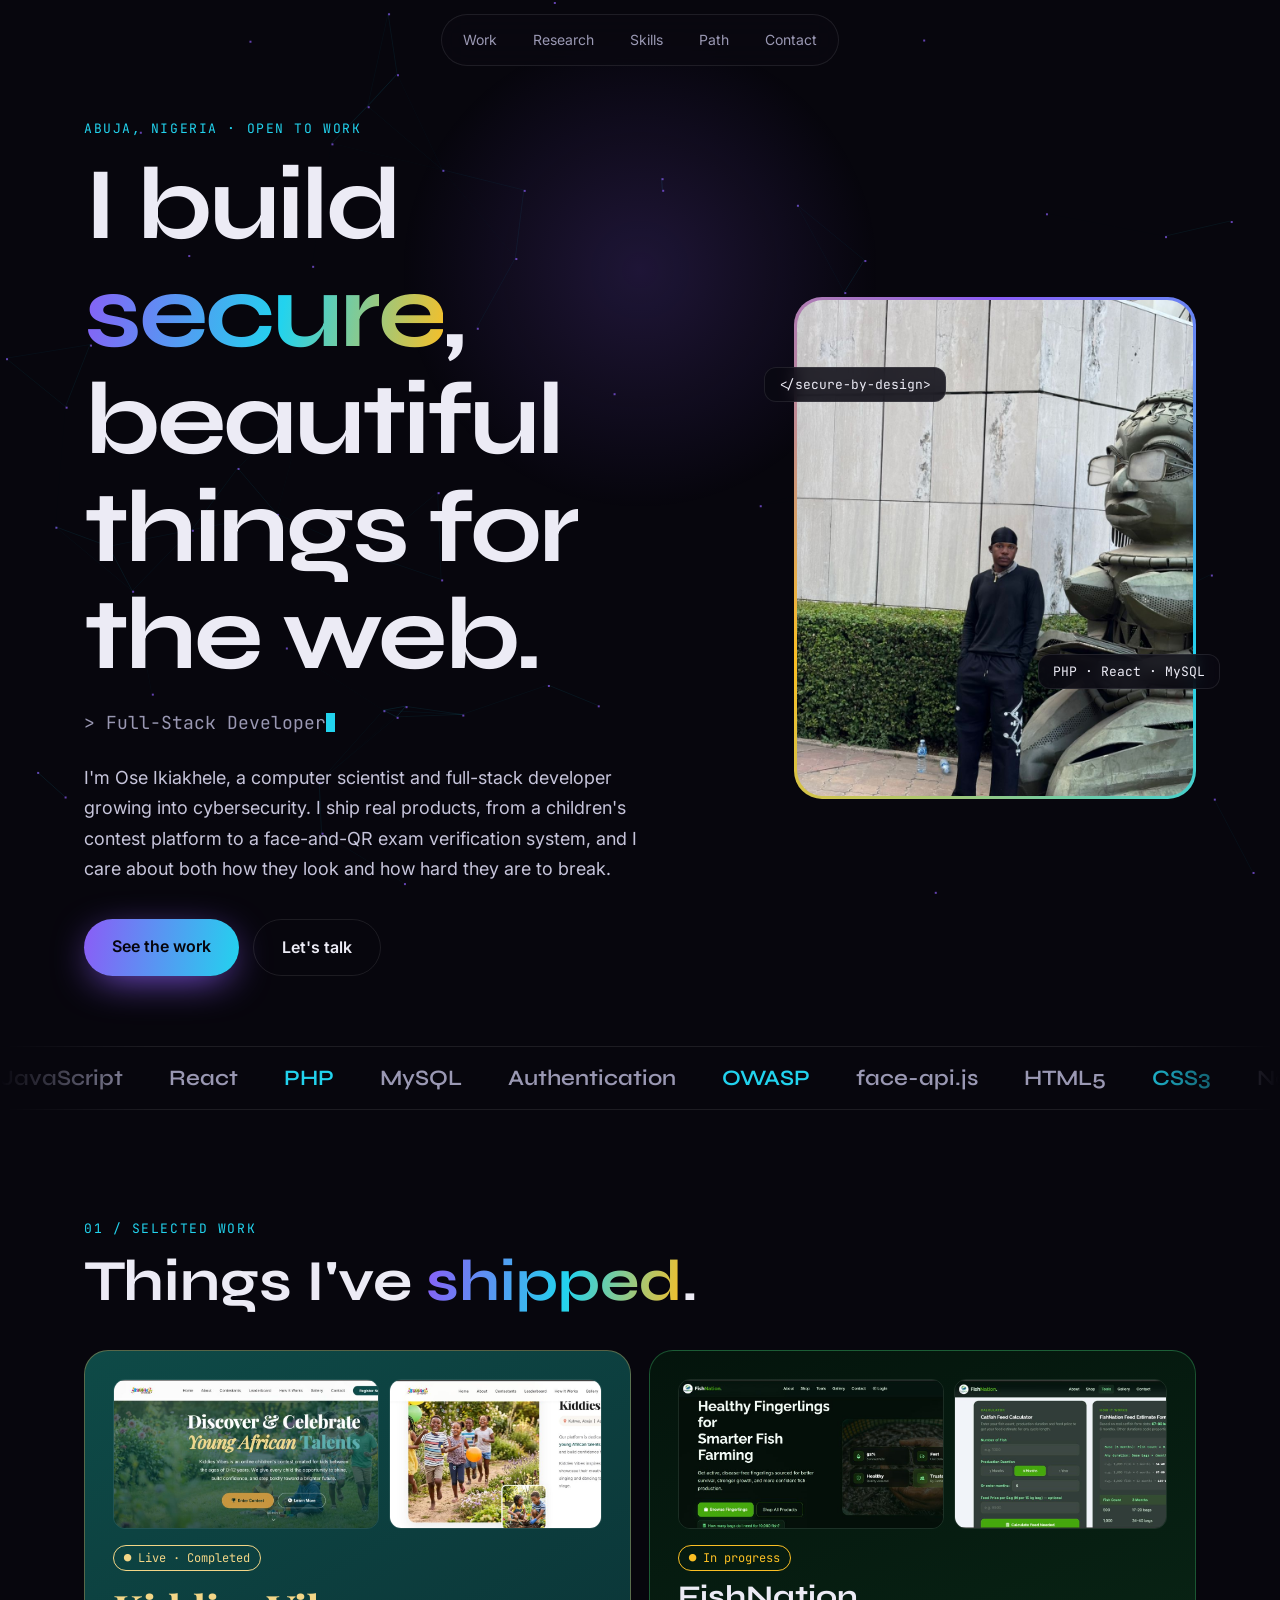
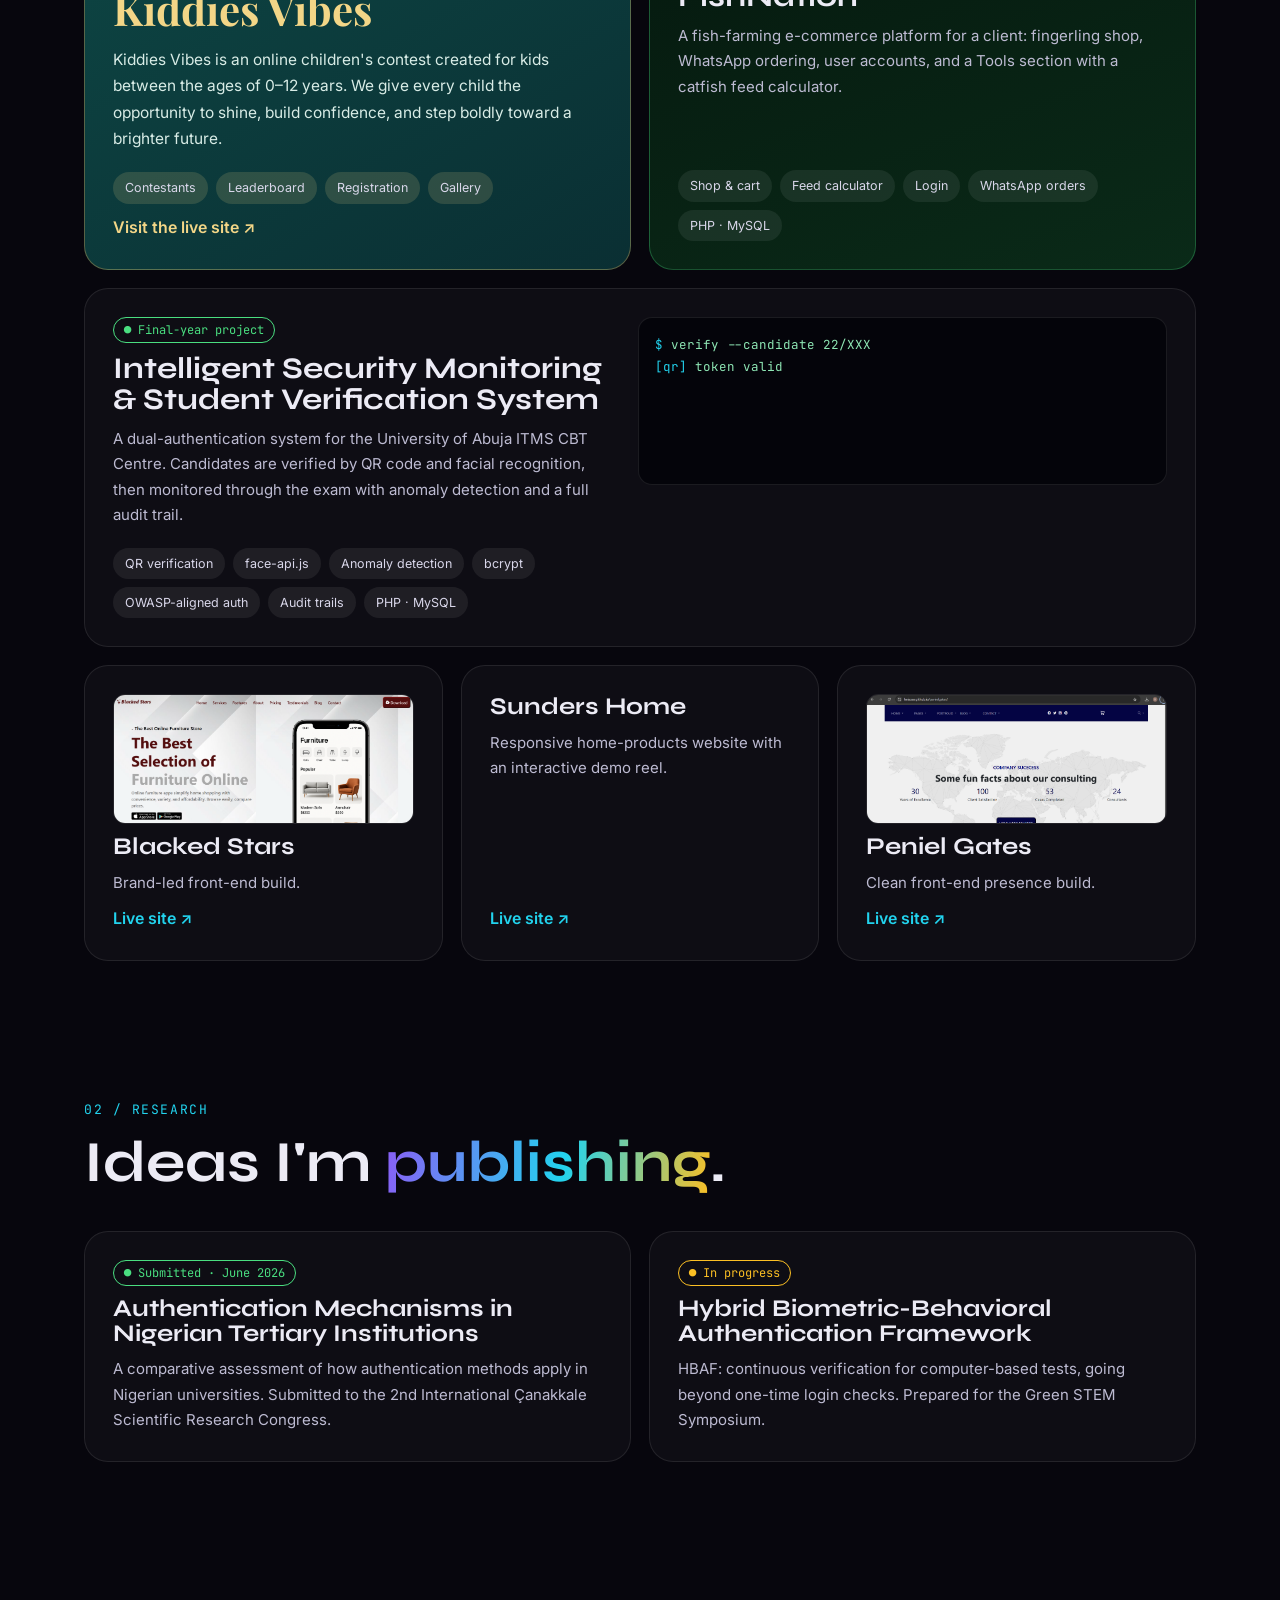
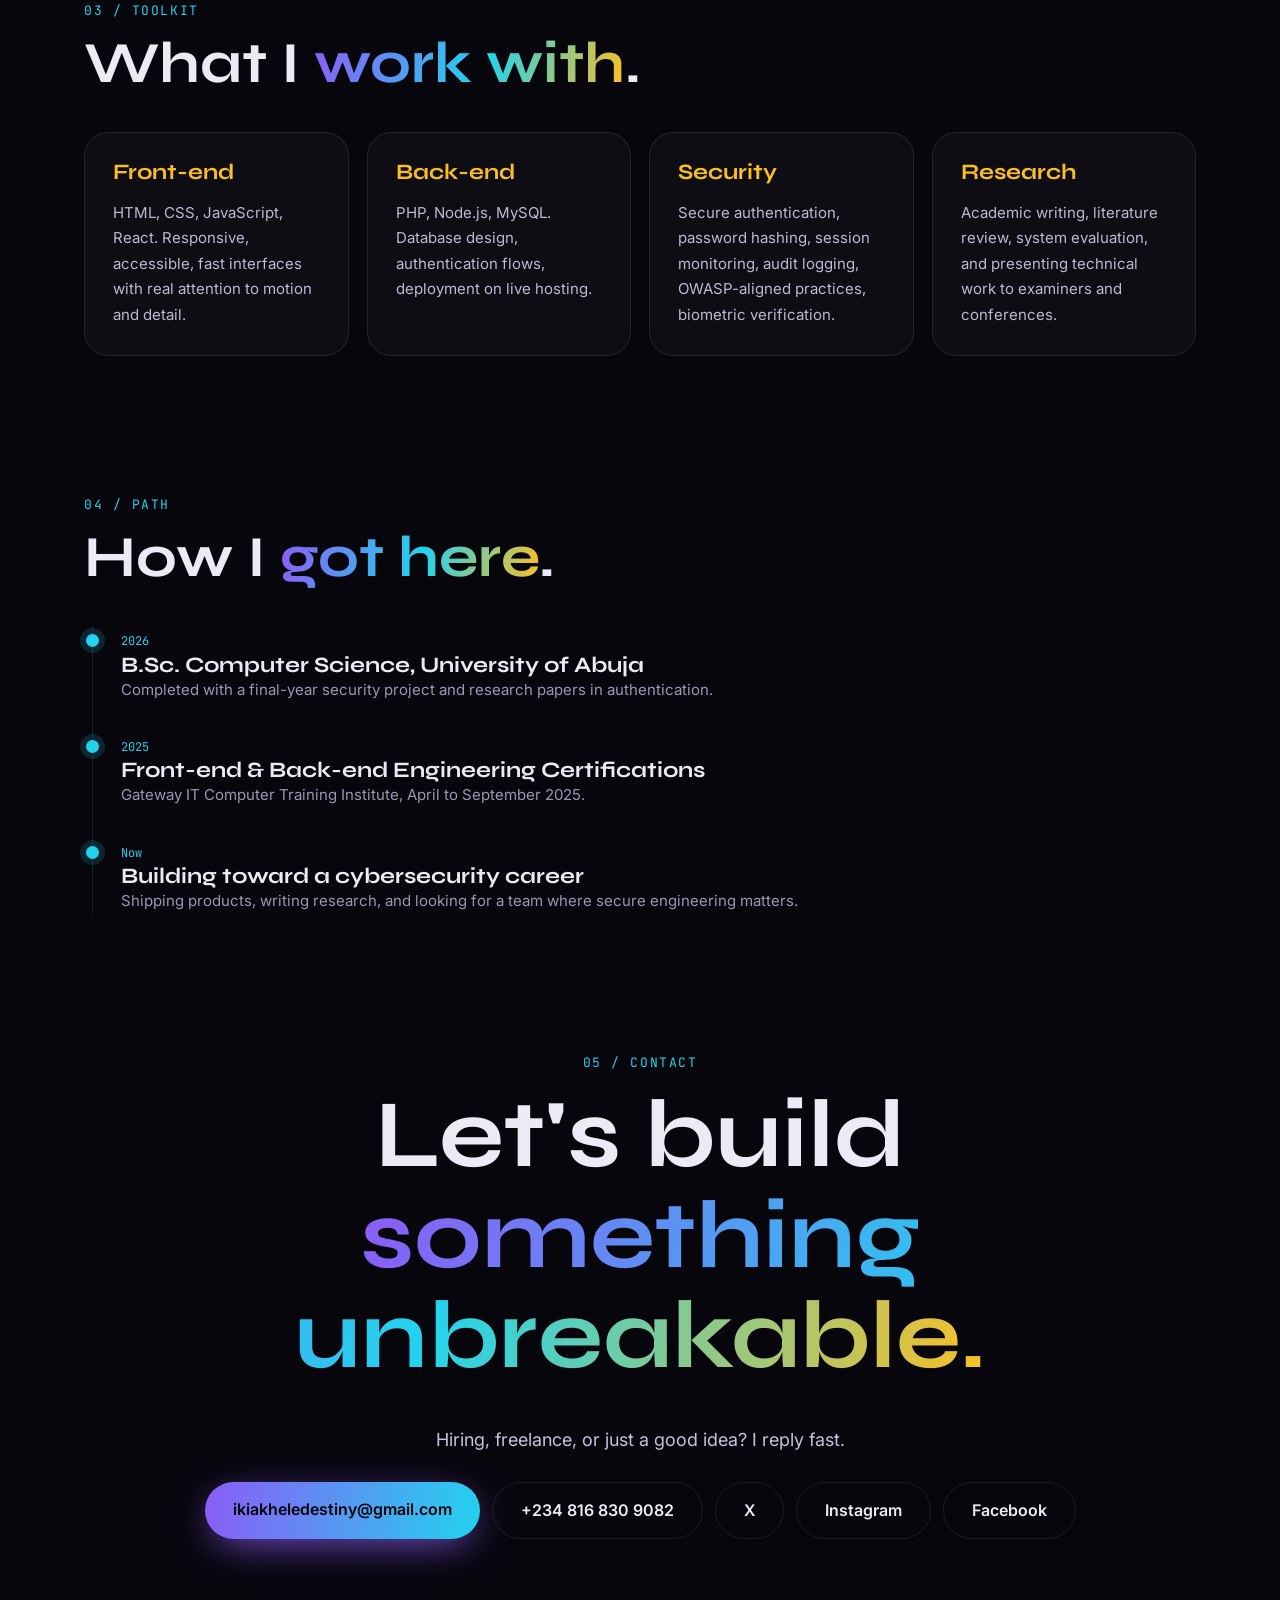
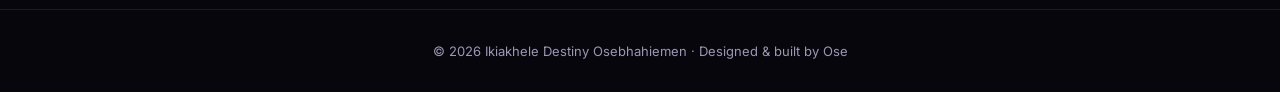
<file: index.html>
<!DOCTYPE html>
<html lang="en">
<head>
<meta charset="utf-8">
<meta name="viewport" content="width=device-width, initial-scale=1">
<title>Ose Ikiakhele — Full-Stack Developer & Security Engineer</title>
<meta name="description" content="Ose Ikiakhele (Ikiakhele Destiny Osebhahiemen): full-stack developer building into cybersecurity. Based in Abuja, Nigeria.">
<link rel="icon" href="img/favicon-32x32.png">
<link rel="preconnect" href="https://fonts.googleapis.com"><link rel="preconnect" href="https://fonts.gstatic.com" crossorigin>
<link href="https://fonts.googleapis.com/css2?family=Playfair+Display:wght@700&family=Inter:wght@400;500;600&family=Syne:wght@700;800&family=JetBrains+Mono&display=swap" rel="stylesheet">
<style>
:root{--bg:#07060d;--ink:#ecebf5;--mut:#9a98b3;--a:#8b5cf6;--b:#22d3ee;--c:#fbbf24;--line:rgba(255,255,255,.09)}
*{box-sizing:border-box;margin:0}html{scroll-behavior:smooth}
body{background:var(--bg);color:var(--ink);font:400 16px/1.7 Inter,sans-serif;overflow-x:hidden}
a{color:inherit;text-decoration:none}
h1,h2,h3{font-family:Syne,sans-serif;line-height:1.05}
.g{background:linear-gradient(100deg,var(--a),var(--b) 55%,var(--c));-webkit-background-clip:text;background-clip:text;color:transparent}
canvas{position:fixed;inset:0;z-index:-1}
#glow{position:fixed;width:520px;height:520px;border-radius:50%;pointer-events:none;z-index:-1;background:radial-gradient(circle,rgba(139,92,246,.18),transparent 65%);transform:translate(-50%,-50%);left:50%;top:30%}
nav{position:fixed;top:14px;left:50%;transform:translateX(-50%);z-index:9;display:flex;gap:6px;padding:6px;border:1px solid var(--line);border-radius:99px;background:rgba(10,9,18,.7);backdrop-filter:blur(14px)}
nav a{padding:7px 15px;border-radius:99px;font-size:14px;color:var(--mut);transition:.25s}
nav a:hover{background:rgba(255,255,255,.08);color:#fff}
section{max-width:1160px;margin:auto;padding:110px 24px 30px}
.tag{font:13px 'JetBrains Mono',monospace;color:var(--b);letter-spacing:.12em;text-transform:uppercase;margin-bottom:14px}
h2{font-size:clamp(34px,5vw,58px);margin-bottom:38px}
#hero{min-height:100vh;display:grid;grid-template-columns:1.25fr .75fr;gap:40px;align-items:center;padding-top:120px}
h1{font-size:clamp(46px,8vw,104px);letter-spacing:-.03em}
.role{font:18px 'JetBrains Mono',monospace;margin:22px 0;color:var(--mut);min-height:30px}
.role b{color:var(--c)}.role i{display:inline-block;width:9px;height:19px;background:var(--b);vertical-align:-3px;animation:bl 1s steps(2) infinite}
@keyframes bl{50%{opacity:0}}
.lead{max-width:560px;color:#c6c4da;font-size:18px}
.btns{display:flex;gap:14px;margin-top:34px;flex-wrap:wrap}
.btn{padding:14px 28px;border-radius:99px;font-weight:600;transition:.3s;border:1px solid var(--line)}
.btn.p{background:linear-gradient(100deg,var(--a),var(--b));color:#06050c;border:0;box-shadow:0 10px 40px -10px var(--a)}
.btn:hover{transform:translateY(-3px)}
.me{position:relative;aspect-ratio:4/5;border-radius:28px;padding:3px;background:conic-gradient(from var(--r,0deg),var(--a),var(--b),var(--c),var(--a));animation:sp 6s linear infinite}
@property --r{syntax:'<angle>';initial-value:0deg;inherits:false}
@keyframes sp{to{--r:360deg}}
.me img{width:100%;height:100%;object-fit:cover;border-radius:26px;display:block}
.chip{position:absolute;padding:8px 14px;border-radius:12px;font:13px 'JetBrains Mono',monospace;background:rgba(10,9,18,.85);backdrop-filter:blur(8px);border:1px solid var(--line);animation:fl 5s ease-in-out infinite}
.c1{left:-30px;top:14%}.c2{right:-24px;bottom:22%;animation-delay:-2.5s}
@keyframes fl{50%{transform:translateY(-12px)}}
.mq{overflow:hidden;border-block:1px solid var(--line);padding:18px 0;margin-top:40px;mask:linear-gradient(90deg,transparent,#000 12%,#000 88%,transparent)}
.mq div{display:flex;gap:46px;width:max-content;animation:mq 32s linear infinite;font:600 22px Syne}
.mq span{color:var(--mut);white-space:nowrap}.mq span:nth-child(3n){color:var(--b)}
@keyframes mq{to{transform:translateX(-50%)}}
.bento{display:grid;grid-template-columns:repeat(6,1fr);gap:18px}
.card{position:relative;border:1px solid var(--line);border-radius:24px;padding:28px;background:rgba(255,255,255,.03);overflow:hidden;transition:transform .35s,border-color .35s;display:flex;flex-direction:column;gap:10px}
.card::before{content:"";position:absolute;inset:0;background:radial-gradient(380px circle at var(--x,50%) var(--y,0),rgba(255,255,255,.1),transparent 60%);opacity:0;transition:.3s;pointer-events:none}
.card:hover{transform:translateY(-6px);border-color:rgba(255,255,255,.22)}.card:hover::before{opacity:1}
.s6{grid-column:span 6}.s4{grid-column:span 4}.s3{grid-column:span 3}.s2{grid-column:span 2}
.card h3{font-size:30px}.card p{color:#bdbbd2;font-size:15px}
.st{font:12px 'JetBrains Mono',monospace;padding:4px 10px;border-radius:99px;width:max-content;border:1px solid currentColor}
.live{color:#4ade80}.wip{color:var(--c)}
.pills{display:flex;flex-wrap:wrap;gap:8px;margin-top:auto;padding-top:10px}
.pills span{font-size:12.5px;padding:5px 12px;border-radius:99px;background:rgba(255,255,255,.07);color:#d9d7ea}
.go{margin-top:auto;font-weight:600;color:var(--b)}.go:after{content:" ↗"}
.term{background:#04040a;border:1px solid var(--line);border-radius:14px;padding:16px;font:12.5px/1.8 'JetBrains Mono',monospace;color:#8ee6b4;height:168px;overflow:hidden;position:relative}
.term div{white-space:nowrap}.term .w{color:var(--c)}.term .k{color:var(--b)}
.term:after{content:"";position:absolute;left:0;right:0;height:36px;top:-36px;background:linear-gradient(transparent,rgba(34,211,238,.18));animation:sc 3.2s linear infinite}
@keyframes sc{to{top:100%}}
.kid{background:linear-gradient(150deg,#0e4a47,#0a2f33);border-color:rgba(232,190,100,.35)}
.kid h3{font:700 42px 'Playfair Display',serif;color:#f3d687}.kid p{color:#d8ece6;font-size:15.5px}
.kid .st{color:#f3d687}.kid .go{color:#f3d687}
.fish{background:linear-gradient(160deg,#04140c,#0a2a18);border-color:rgba(74,222,128,.3)}
.sh2{display:grid;grid-template-columns:1.25fr 1fr;gap:10px;margin-bottom:6px}
.sh2 img{width:100%;height:150px;object-fit:cover;object-position:top left;border-radius:12px;border:1px solid var(--line);transition:.4s}
.card:hover .sh2 img{transform:scale(1.03)}
.shot{border-radius:12px;height:130px;width:100%;object-fit:cover;object-position:top;border:1px solid var(--line)}
.two{display:grid;grid-template-columns:1fr 1fr;gap:18px}
.row{display:flex;gap:18px;align-items:flex-start}.row b{font:12px 'JetBrains Mono',monospace;color:var(--b);min-width:78px;padding-top:5px}
.sk{display:grid;grid-template-columns:repeat(auto-fit,minmax(250px,1fr));gap:18px}
.sk h3{font-size:22px;margin-bottom:6px;color:var(--c)}
.tl{border-left:1px solid var(--line);padding-left:28px;display:grid;gap:30px;margin-left:8px}
.tl div{position:relative}.tl div:before{content:"";position:absolute;left:-35px;top:8px;width:13px;height:13px;border-radius:50%;background:var(--b);box-shadow:0 0 0 6px rgba(34,211,238,.15)}
.tl small{font:12px 'JetBrains Mono',monospace;color:var(--b)}.tl h3{font-size:22px}.tl p{color:var(--mut);font-size:15px}
#contact{text-align:center;padding-bottom:70px}
#contact h2{font-size:clamp(40px,8vw,96px)}
.links{display:flex;gap:12px;justify-content:center;flex-wrap:wrap;margin-top:26px}
footer{text-align:center;color:var(--mut);font-size:13px;padding:30px;border-top:1px solid var(--line)}
.rv{opacity:0;transform:translateY(34px);transition:1s cubic-bezier(.2,.7,.2,1)}.rv.in{opacity:1;transform:none}
@media(max-width:860px){#hero{grid-template-columns:1fr}.me{max-width:340px}.s4,.s3,.s2{grid-column:span 6}.two{grid-template-columns:1fr}nav a{padding:7px 10px;font-size:13px}.c1{left:-8px}.c2{right:-8px}}
@media(prefers-reduced-motion:reduce){*{animation:none!important}.rv{opacity:1;transform:none}}
</style>
</head>
<body>
<canvas id="net"></canvas><div id="glow"></div>
<nav><a href="#work">Work</a><a href="#research">Research</a><a href="#skills">Skills</a><a href="#path">Path</a><a href="#contact">Contact</a></nav>

<section id="hero">
 <div>
  <div class="tag">Abuja, Nigeria · Open to work</div>
  <h1>I build <span class="g">secure</span>, beautiful things for the web.</h1>
  <div class="role">&gt; <span id="ty"></span><i></i></div>
  <p class="lead">I'm Ose Ikiakhele, a computer scientist and full-stack developer growing into cybersecurity. I ship real products, from a children's contest platform to a face-and-QR exam verification system, and I care about both how they look and how hard they are to break.</p>
  <div class="btns"><a class="btn p" href="#work">See the work</a><a class="btn" href="#contact">Let's talk</a></div>
 </div>
 <div class="me"><img src="img/IMG-20251122-WA0027.jpg" alt="Portrait of Ose Ikiakhele"><span class="chip c1">&lt;/secure-by-design&gt;</span><span class="chip c2">PHP · React · MySQL</span></div>
</section>
<div class="mq" aria-hidden="true"><div>
<span>JavaScript</span><span>React</span><span>PHP</span><span>MySQL</span><span>Authentication</span><span>OWASP</span><span>face-api.js</span><span>HTML5</span><span>CSS3</span><span>Node.js</span><span>JavaScript</span><span>React</span><span>PHP</span><span>MySQL</span><span>Authentication</span><span>OWASP</span><span>face-api.js</span><span>HTML5</span><span>CSS3</span><span>Node.js</span>
</div></div>

<section id="work">
 <div class="tag rv">01 / Selected work</div><h2 class="rv">Things I've <span class="g">shipped</span>.</h2>
 <div class="bento">
  <a class="card s3 kid rv" href="https://www.kiddies-vibes.com/" target="_blank" rel="noopener">
   <div class="sh2"><img src="img/kv-hero.jpg" alt="Kiddies Vibes homepage" loading="lazy"><img src="img/kv-about.jpg" alt="Kiddies Vibes about section" loading="lazy"></div>
   <span class="st">● Live · Completed</span><h3>Kiddies Vibes</h3>
   <p>Kiddies Vibes is an online children's contest created for kids between the ages of 0–12 years. We give every child the opportunity to shine, build confidence, and step boldly toward a brighter future.</p>
   <div class="pills"><span style="background:rgba(243,214,135,.15)">Contestants</span><span style="background:rgba(243,214,135,.15)">Leaderboard</span><span style="background:rgba(243,214,135,.15)">Registration</span><span style="background:rgba(243,214,135,.15)">Gallery</span></div>
   <span class="go">Visit the live site</span>
  </a>
  <div class="card s3 fish rv">
   <div class="sh2"><img src="img/fn-hero.jpg" alt="FishNation homepage" loading="lazy"><img src="img/fn-tools.jpg" alt="FishNation catfish feed calculator" loading="lazy"></div>
   <span class="st wip">● In progress</span><h3>FishNation</h3>
   <p>A fish-farming e-commerce platform for a client: fingerling shop, WhatsApp ordering, user accounts, and a Tools section with a catfish feed calculator.</p>
   <div class="pills"><span>Shop &amp; cart</span><span>Feed calculator</span><span>Login</span><span>WhatsApp orders</span><span>PHP · MySQL</span></div>
  </div>
  <div class="card s6 rv" style="flex-direction:row;gap:30px;flex-wrap:wrap">
   <div style="flex:1;min-width:290px;display:flex;flex-direction:column;gap:10px">
    <span class="st live">● Final-year project</span><h3>Intelligent Security Monitoring &amp; Student Verification System</h3>
    <p>A dual-authentication system for the University of Abuja ITMS CBT Centre. Candidates are verified by QR code and facial recognition, then monitored through the exam with anomaly detection and a full audit trail.</p>
    <div class="pills"><span>QR verification</span><span>face-api.js</span><span>Anomaly detection</span><span>bcrypt</span><span>OWASP-aligned auth</span><span>Audit trails</span><span>PHP · MySQL</span></div>
   </div>
   <div class="term" style="flex:1;min-width:290px" id="term"></div>
  </div>
  <div class="card s2 rv"><img class="shot" src="img/blacked-stars.png" alt="Blacked Stars site" loading="lazy"><h3 style="font-size:24px">Blacked Stars</h3><p>Brand-led front-end build.</p><a class="go" href="https://heisose.github.io/Blacked-Stars/" target="_blank" rel="noopener">Live site</a></div>
  <div class="card s2 rv"><h3 style="font-size:24px">Sunders Home</h3><p>Responsive home-products website with an interactive demo reel.</p><a class="go" href="https://heisose.github.io/sundershome/" target="_blank" rel="noopener">Live site</a></div>
  <div class="card s2 rv"><img class="shot" src="img/peniel-gates.png" alt="Peniel Gates site" loading="lazy"><h3 style="font-size:24px">Peniel Gates</h3><p>Clean front-end presence build.</p><a class="go" href="https://heisose.github.io/penielgates/" target="_blank" rel="noopener">Live site</a></div>
 </div>
</section>

<section id="research">
 <div class="tag rv">02 / Research</div><h2 class="rv">Ideas I'm <span class="g">publishing</span>.</h2>
 <div class="two">
  <div class="card rv"><span class="st live">● Submitted · June 2026</span><h3 style="font-size:24px">Authentication Mechanisms in Nigerian Tertiary Institutions</h3><p>A comparative assessment of how authentication methods apply in Nigerian universities. Submitted to the 2nd International Çanakkale Scientific Research Congress.</p></div>
  <div class="card rv"><span class="st wip">● In progress</span><h3 style="font-size:24px">Hybrid Biometric-Behavioral Authentication Framework</h3><p>HBAF: continuous verification for computer-based tests, going beyond one-time login checks. Prepared for the Green STEM Symposium.</p></div>
 </div>
</section>

<section id="skills">
 <div class="tag rv">03 / Toolkit</div><h2 class="rv">What I <span class="g">work with</span>.</h2>
 <div class="sk">
  <div class="card rv"><h3>Front-end</h3><p>HTML, CSS, JavaScript, React. Responsive, accessible, fast interfaces with real attention to motion and detail.</p></div>
  <div class="card rv"><h3>Back-end</h3><p>PHP, Node.js, MySQL. Database design, authentication flows, deployment on live hosting.</p></div>
  <div class="card rv"><h3>Security</h3><p>Secure authentication, password hashing, session monitoring, audit logging, OWASP-aligned practices, biometric verification.</p></div>
  <div class="card rv"><h3>Research</h3><p>Academic writing, literature review, system evaluation, and presenting technical work to examiners and conferences.</p></div>
 </div>
</section>

<section id="path">
 <div class="tag rv">04 / Path</div><h2 class="rv">How I <span class="g">got here</span>.</h2>
 <div class="tl">
  <div class="rv"><small>2026</small><h3>B.Sc. Computer Science, University of Abuja</h3><p>Completed with a final-year security project and research papers in authentication.</p></div>
  <div class="rv"><small>2025</small><h3>Front-end &amp; Back-end Engineering Certifications</h3><p>Gateway IT Computer Training Institute, April to September 2025.</p></div>
  <div class="rv"><small>Now</small><h3>Building toward a cybersecurity career</h3><p>Shipping products, writing research, and looking for a team where secure engineering matters.</p></div>
 </div>
</section>

<section id="contact">
 <div class="tag rv">05 / Contact</div><h2 class="rv">Let's build<br><span class="g">something unbreakable.</span></h2>
 <p class="lead rv" style="margin:auto;max-width:520px">Hiring, freelance, or just a good idea? I reply fast.</p>
 <div class="links rv">
  <a class="btn p" href="mailto:ikiakheledestiny@gmail.com">ikiakheledestiny@gmail.com</a>
  <a class="btn" href="tel:+2348168309082">+234 816 830 9082</a>
  <a class="btn" href="https://x.com/codi_doe94719" target="_blank" rel="noopener">X</a>
  <a class="btn" href="https://www.instagram.com/he_is_o_s_e/" target="_blank" rel="noopener">Instagram</a>
  <a class="btn" href="https://web.facebook.com/kxng.codi" target="_blank" rel="noopener">Facebook</a>
 </div>
</section>
<footer>© 2026 Ikiakhele Destiny Osebhahiemen · Designed &amp; built by Ose</footer>

<script>
// role typer
const R=["Full-Stack Developer","Security-minded Engineer","Researcher in Authentication","Builder of Kiddies Vibes"];let ri=0,ci=0,del=0;const ty=document.getElementById('ty');
(function t(){const w=R[ri];ty.textContent=w.slice(0,ci);if(!del&&ci++===w.length){del=1;return setTimeout(t,1400)}if(del&&ci--===0){del=0;ri=(ri+1)%R.length}setTimeout(t,del?35:70)})();
// reveal
const io=new IntersectionObserver(e=>e.forEach(x=>x.isIntersecting&&(x.target.classList.add('in'),io.unobserve(x.target))),{threshold:.12});
document.querySelectorAll('.rv').forEach((el,i)=>{el.style.transitionDelay=(i%3)*90+'ms';io.observe(el)});
// card spotlight + page glow
document.querySelectorAll('.card').forEach(c=>c.addEventListener('mousemove',e=>{const r=c.getBoundingClientRect();c.style.setProperty('--x',e.clientX-r.left+'px');c.style.setProperty('--y',e.clientY-r.top+'px')}));
const gl=document.getElementById('glow');addEventListener('mousemove',e=>{gl.style.left=e.clientX+'px';gl.style.top=e.clientY+'px'});
// terminal
const L=['<span class="k">$</span> verify --candidate 22/XXX','<span class="k">[qr]</span> token valid','<span class="k">[face]</span> match 0.94 · officer-assisted','<span class="k">[auth]</span> bcrypt ok · session issued','<span class="w">[anomaly]</span> second face in frame → flagged','<span class="k">[audit]</span> event logged, hash chained','<span class="k">[monitor]</span> 0 active threats'];
const tm=document.getElementById('term');let li=0;setInterval(()=>{const d=document.createElement('div');d.innerHTML=L[li++%L.length];tm.appendChild(d);if(tm.children.length>7)tm.firstChild.remove()},1100);
// network canvas
const cv=document.getElementById('net'),cx=cv.getContext('2d');let W,H,P=[];const m={x:-999,y:-999};
function rs(){W=cv.width=innerWidth;H=cv.height=innerHeight;P=Array.from({length:Math.min(70,W/18|0)},()=>({x:Math.random()*W,y:Math.random()*H,vx:Math.random()-.5,vy:Math.random()-.5}))}
rs();addEventListener('resize',rs);addEventListener('mousemove',e=>{m.x=e.clientX;m.y=e.clientY});
(function d(){cx.clearRect(0,0,W,H);P.forEach((p,i)=>{p.x+=p.vx*.4;p.y+=p.vy*.4;if(p.x<0||p.x>W)p.vx*=-1;if(p.y<0||p.y>H)p.vy*=-1;cx.fillStyle='rgba(139,92,246,.7)';cx.fillRect(p.x,p.y,2,2);for(let j=i+1;j<P.length;j++){const q=P[j],k=Math.hypot(p.x-q.x,p.y-q.y);if(k<130){cx.strokeStyle=`rgba(34,211,238,${.13*(1-k/130)})`;cx.beginPath();cx.moveTo(p.x,p.y);cx.lineTo(q.x,q.y);cx.stroke()}}const k=Math.hypot(p.x-m.x,p.y-m.y);if(k<170){cx.strokeStyle=`rgba(251,191,36,${.4*(1-k/170)})`;cx.beginPath();cx.moveTo(p.x,p.y);cx.lineTo(m.x,m.y);cx.stroke()}});requestAnimationFrame(d)})();
</script>
</body>
</html>
</file>
